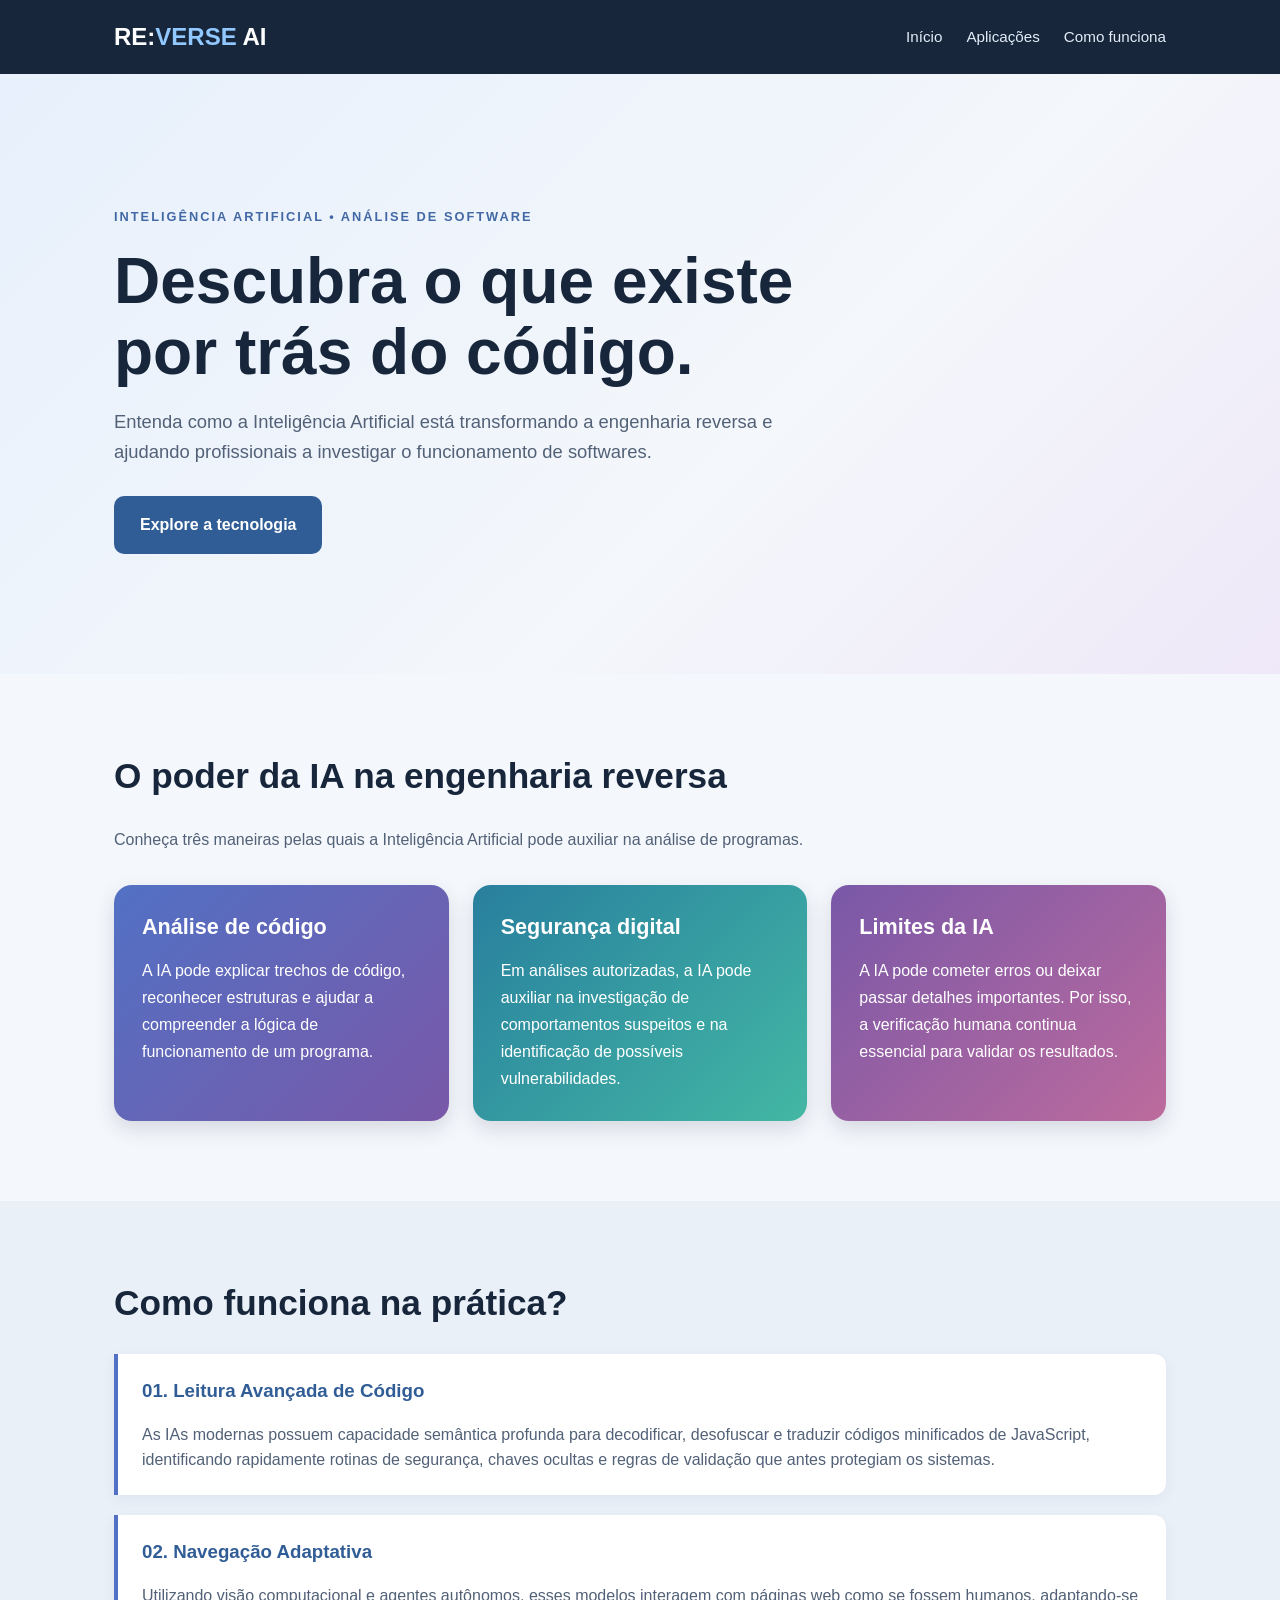
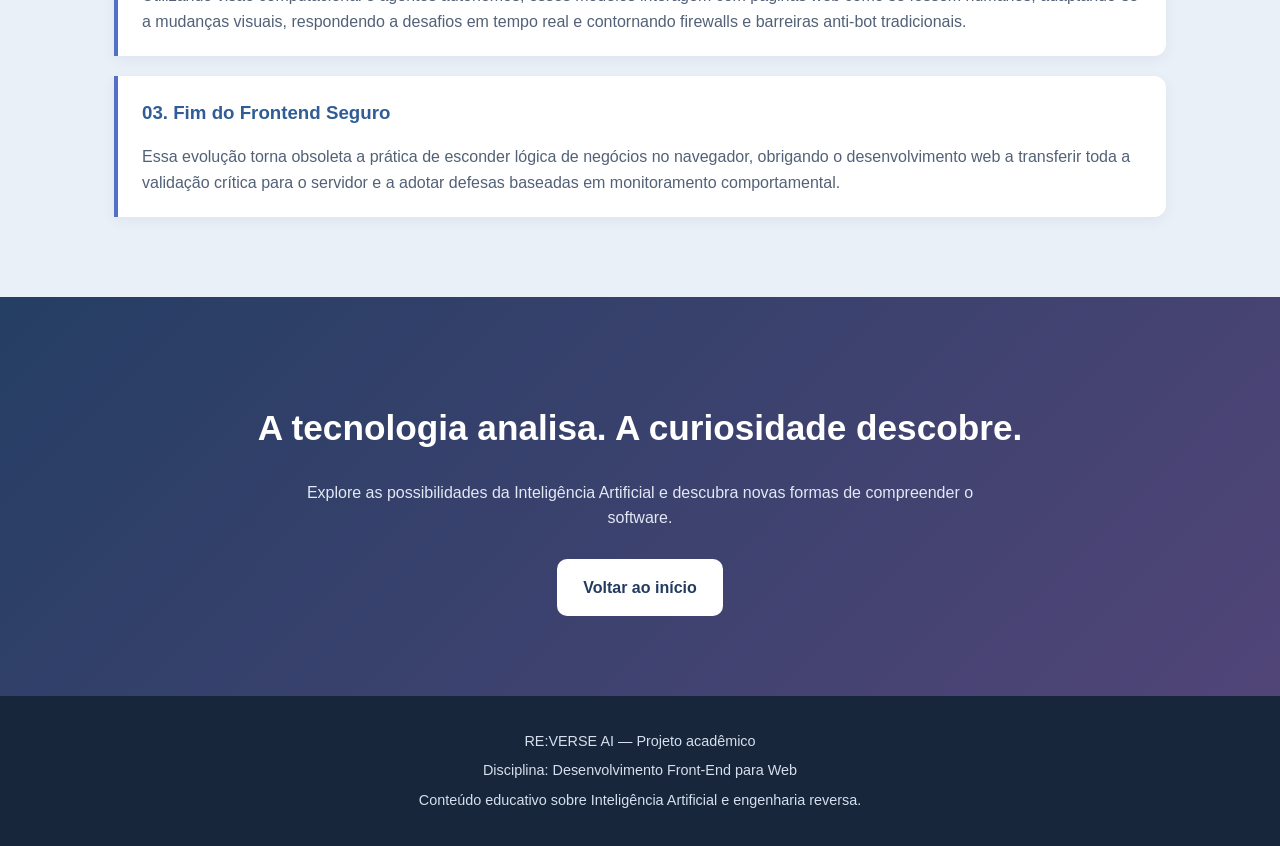
<file: Projeto2-InterfaceExpress/index.html>
<!DOCTYPE html>
<html lang="pt-BR">
<head>
    <meta charset="UTF-8">
    <meta name="viewport" content="width=device-width, initial-scale=1.0">
    <meta name="description" content="Descubra como a Inteligência Artificial pode auxiliar na engenharia reversa de softwares.">
    <title>RE:VERSE AI | Engenharia Reversa e IA</title>

    <link rel="stylesheet" href="css/estilo.css">
</head>
<body>

    <header class="cabecalho">
        <div class="container">
            <a href="#inicio" class="logo">RE:<span>VERSE</span> AI</a>

            <nav class="menu" aria-label="Menu principal">
                <a href="#inicio">Início</a>
                <a href="#destaques">Aplicações</a>
                <a href="#processo">Como funciona</a>
            </nav>
        </div>
    </header>

    <main>
        <section id="inicio" class="apresentacao">
            <div class="container">
                <p class="etiqueta">INTELIGÊNCIA ARTIFICIAL • ANÁLISE DE SOFTWARE</p>

                <h1>Descubra o que existe por trás do código.</h1>

                <p class="descricao">
                    Entenda como a Inteligência Artificial está transformando
                    a engenharia reversa e ajudando profissionais a investigar
                    o funcionamento de softwares.
                </p>

                <a href="#destaques" class="botao">
                    Explore a tecnologia
                </a>
            </div>
        </section>

        <section id="destaques" class="secao">
            <div class="container">
                <h2>O poder da IA na engenharia reversa</h2>

                <p class="introducao">
                    Conheça três maneiras pelas quais a Inteligência Artificial
                    pode auxiliar na análise de programas.
                </p>

                <div class="grade-cards">
                    <article class="card">
                        <h3>Análise de código</h3>
                        <p>
                            A IA pode explicar trechos de código, reconhecer
                            estruturas e ajudar a compreender a lógica de
                            funcionamento de um programa.
                        </p>
                    </article>

                    <article class="card">
                        <h3>Segurança digital</h3>
                        <p>
                            Em análises autorizadas, a IA pode auxiliar na
                            investigação de comportamentos suspeitos e na
                            identificação de possíveis vulnerabilidades.
                        </p>
                    </article>

                    <article class="card">
                        <h3>Limites da IA</h3>
                        <p>
                            A IA pode cometer erros ou deixar passar detalhes
                            importantes. Por isso, a verificação humana continua
                            essencial para validar os resultados.
                        </p>
                    </article>
                </div>
            </div>
        </section>

        <section id="processo" class="secao processo">
            <div class="container">
                <h2>Como funciona na prática?</h2>

                <div class="etapa">
                    <h3>01. Leitura Avançada de Código</h3>
                    <p>
                         As IAs modernas possuem capacidade semântica profunda para decodificar, desofuscar e traduzir códigos minificados de JavaScript, identificando rapidamente rotinas de segurança, chaves ocultas e regras de validação que antes protegiam os sistemas.
                    </p>
                </div>

                <div class="etapa">
                    <h3>02. Navegação Adaptativa</h3>
                    <p>
                         Utilizando visão computacional e agentes autônomos, esses modelos interagem com páginas web como se fossem humanos, adaptando-se a mudanças visuais, respondendo a desafios em tempo real e contornando firewalls e barreiras anti-bot tradicionais.
                    </p>
                </div>

                <div class="etapa">
                    <h3>03. Fim do Frontend Seguro</h3>
                    <p>
                         Essa evolução torna obsoleta a prática de esconder lógica de negócios no navegador, obrigando o desenvolvimento web a transferir toda a validação crítica para o servidor e a adotar defesas baseadas em monitoramento comportamental.
                    </p>
                </div>
            </div>
        </section>

        <section class="chamada">
            <div class="container">
                <h2>A tecnologia analisa. A curiosidade descobre.</h2>

                <p>
                    Explore as possibilidades da Inteligência Artificial
                    e descubra novas formas de compreender o software.
                </p>

                <a href="#inicio" class="botao botao-secundario">
                    Voltar ao início
                </a>
            </div>
        </section>
    </main>

    <footer class="rodape">
        <div class="container">
            <p>RE:VERSE AI — Projeto acadêmico</p>
            <p>Disciplina: Desenvolvimento Front-End para Web</p>
            <p>Conteúdo educativo sobre Inteligência Artificial e engenharia reversa.</p>
        </div>
    </footer>

</body>
</html>
</file>
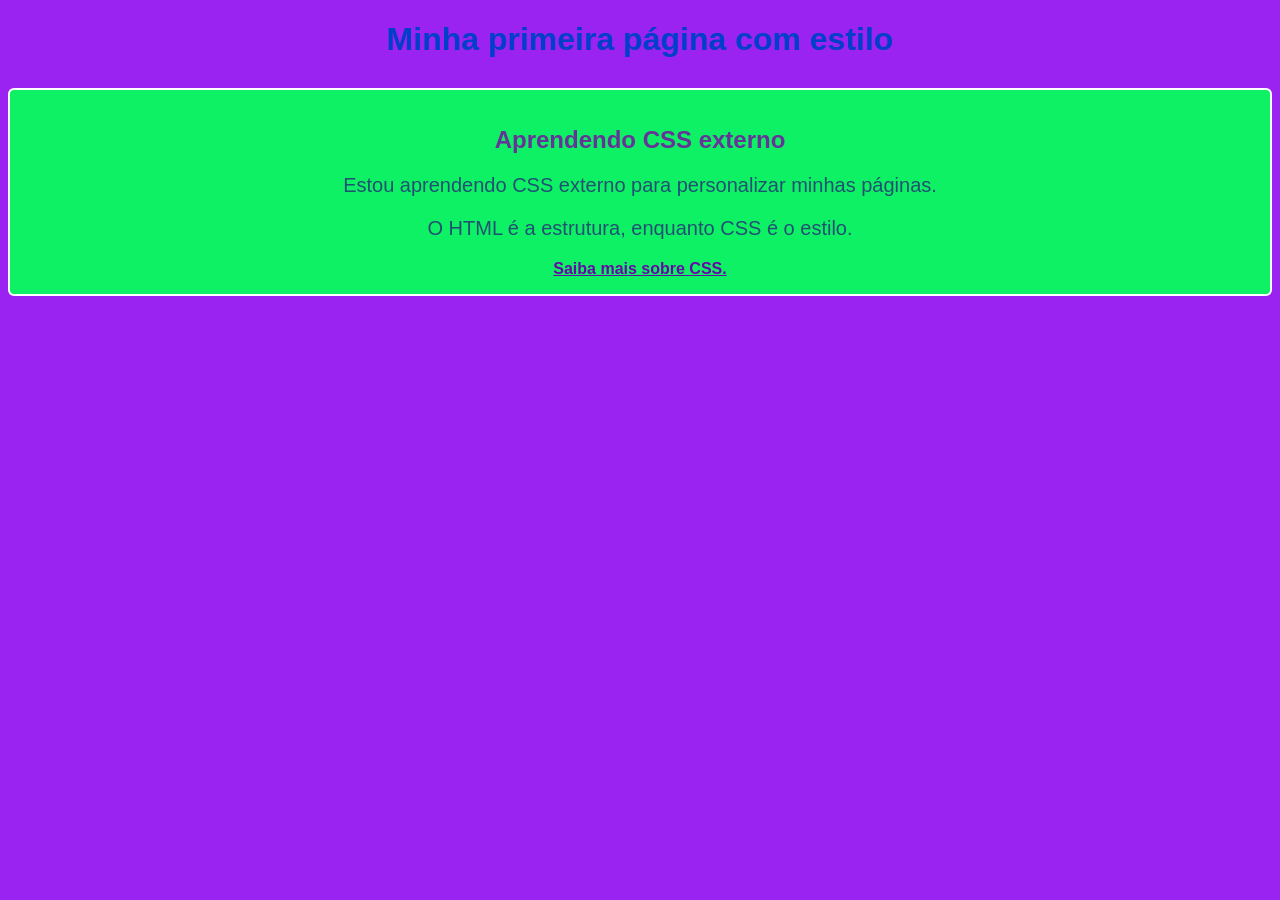
<file: aula06front-end/exemploaula01.html>
<!DOCTYPE html>
<html lang="en">
<head>
    <meta charset="UTF-8">
    <meta name="viewport" content="width=device-width, initial-scale=1.0">
    <title>Aprendendo css externo</title>
    <link rel = "stylesheet" href = "estilo.css"/>

</head>
<body>
    <main>
        <h1>Minha primeira página com estilo</h1>

        <section>
            <h2>Aprendendo CSS externo</h2>

            <p>
                Estou aprendendo CSS externo para personalizar minhas páginas.
            </p>
            <p>
                O HTML é a estrutura, enquanto CSS é o estilo.
            </p>

            <a
                Href = "https://web.dev/css"
                target="_blank"
                rel = "noopener"
            >
                Saiba mais sobre CSS.
            </a>

        </section>

    </main>
    
</body>
</html>
</file>
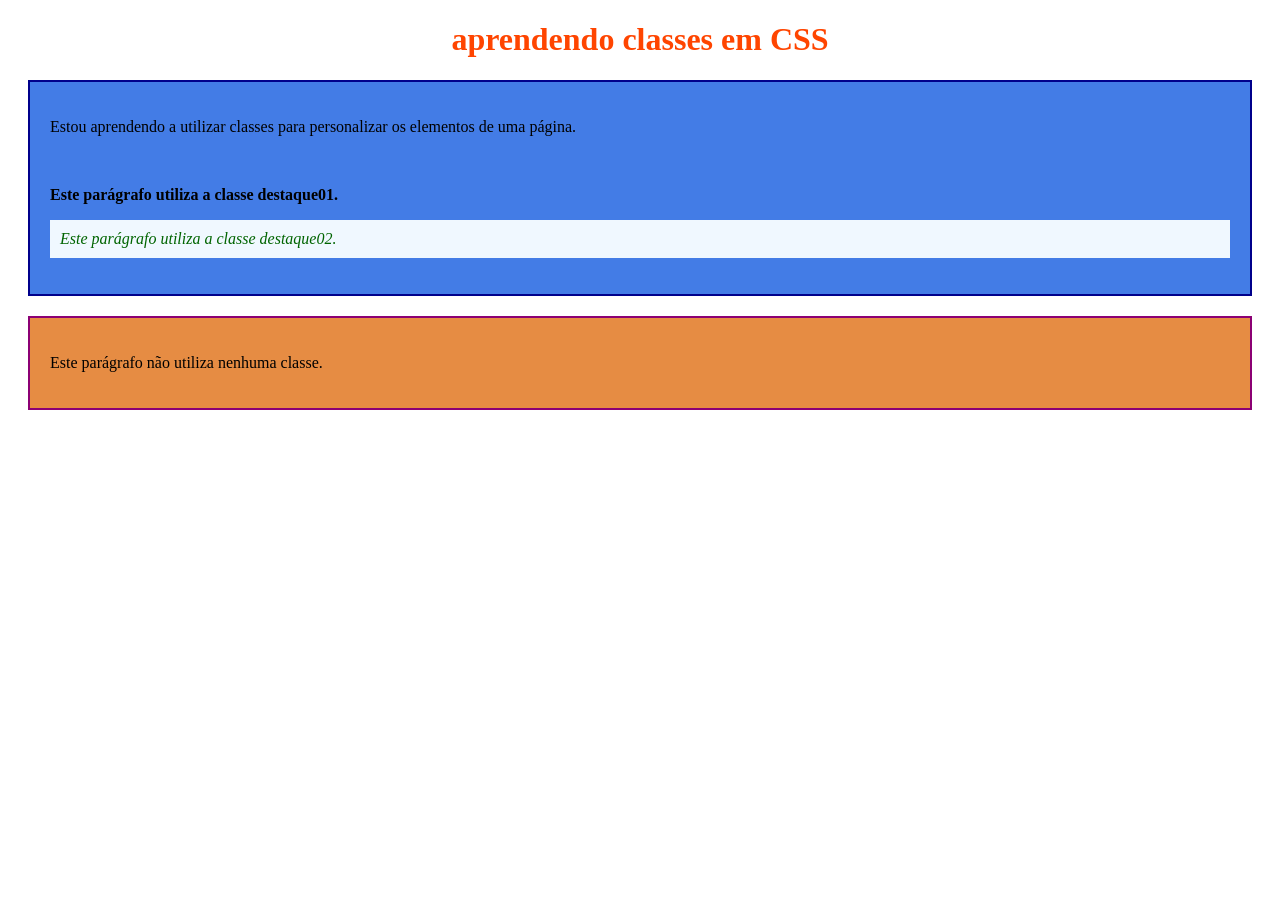
<file: aula06front-end/exemploaula02-cssinterno.html>
<!DOCTYPE html>
<html lang="en">
<head>
    <meta charset="UTF-8">
    <meta name="viewport" content="width=device-width, initial-scale=1.0">
    <title>exemplo de aula e css interno</title>
    <style>
        .titulo{
            color: orangered;
            text-align: center;
        }

        .caixa01{
            background-color: rgb(67, 124, 230);
            border: 2px solid darkblue;
            padding: 20px;
            margin: 20px;
        }

        .caixa02{
            background-color: rgb(230, 140, 67);
            border: 2px solid rgb(139, 0, 116);
            padding: 20px;
            margin: 20px;
        }

        .destaque01{
            color: black;
            font-weight: bold;
        }
        .destaque02{
            color: darkgreen;
            background-color: aliceblue;
            font-style: italic;
            padding: 10px;
        }
    </style>
</head>
<body>
    <h1 class="titulo">aprendendo classes em CSS</h1>
    <div class="caixa01">
        <p>
            Estou aprendendo a utilizar classes para personalizar os elementos de uma página. 
        </p>
        <br>
        <p class="destaque01">
            Este parágrafo utiliza a classe destaque01.
        </p>
        <p class="destaque02">
            Este parágrafo utiliza a classe destaque02.
        </p>
    </div>
    <div class="caixa02">
        <p>Este parágrafo não utiliza nenhuma classe.</p>
    </div>
</body>
</html>
</file>
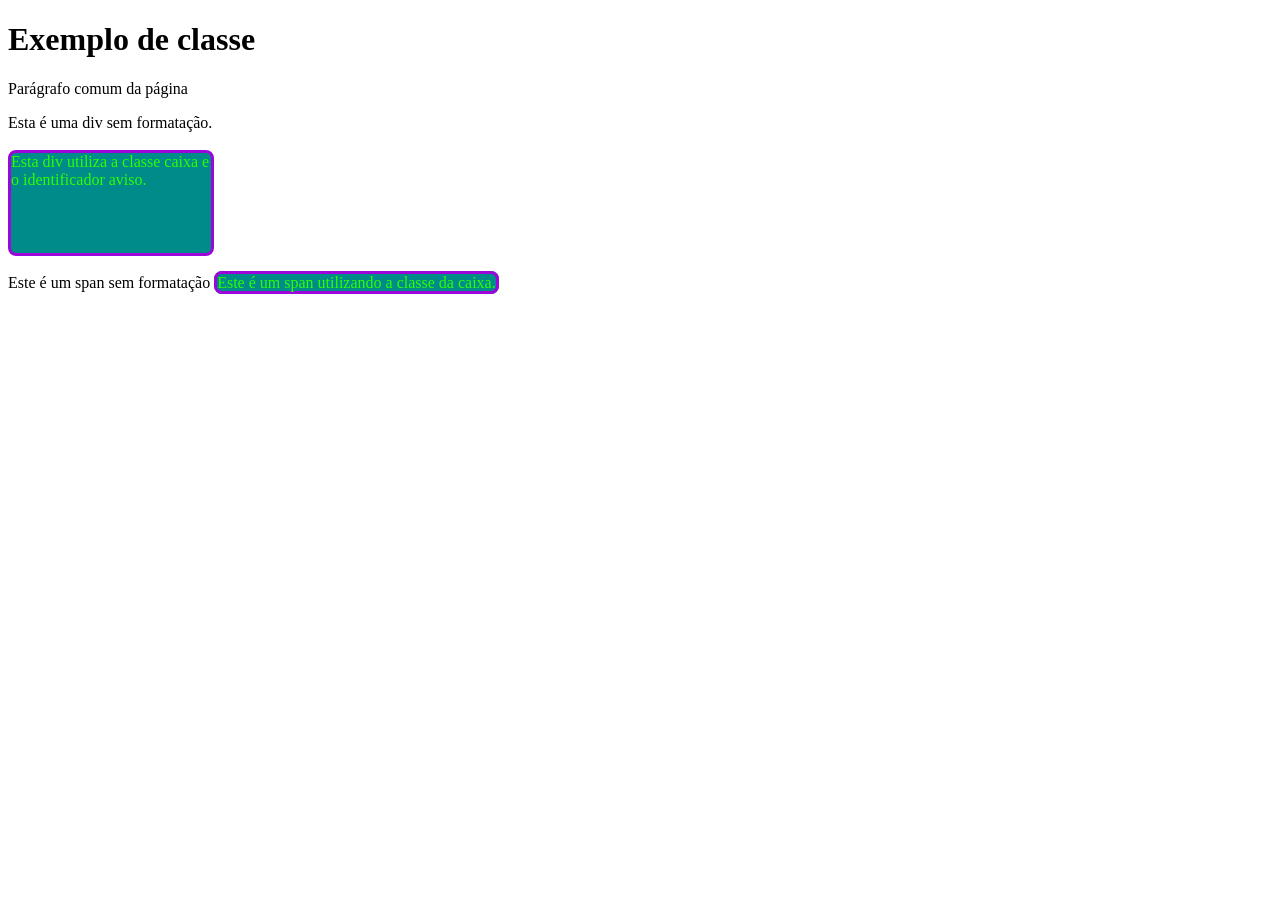
<file: Aula07.front.web/exemplo01.html>
<!DOCTYPE html>
<html lang="en">
<head>
    <meta charset="UTF-8">
    <meta name="viewport" content="width=device-width, initial-scale=1.0">
    <title>Exemplo de classe e id</title>

    <style>
        .caixa{
            border: 3px solid rgb(157, 6, 218);
            border-radius: 8px;
            background-color: darkcyan;
            color: rgb(43, 255, 0);
            padding? 10px;
        }

        #aviso{
            width: 200px;
            height: 100px;
        }

    </style>

</head>
<body>
    <h1>Exemplo de classe</h1>

    <p>
        Parágrafo comum da página
    </p>

    <div>Esta é uma div sem formatação.</div>

    <br>

    <div class="caixa" id="aviso">
        Esta div utiliza a classe caixa e o identificador aviso.
    </div>

    <br/>

    <span>Este é um span sem formatação</span>

    <span class="caixa">
        Este é um span utilizando a classe da caixa.
    </span>
</body>
</html>
</file>
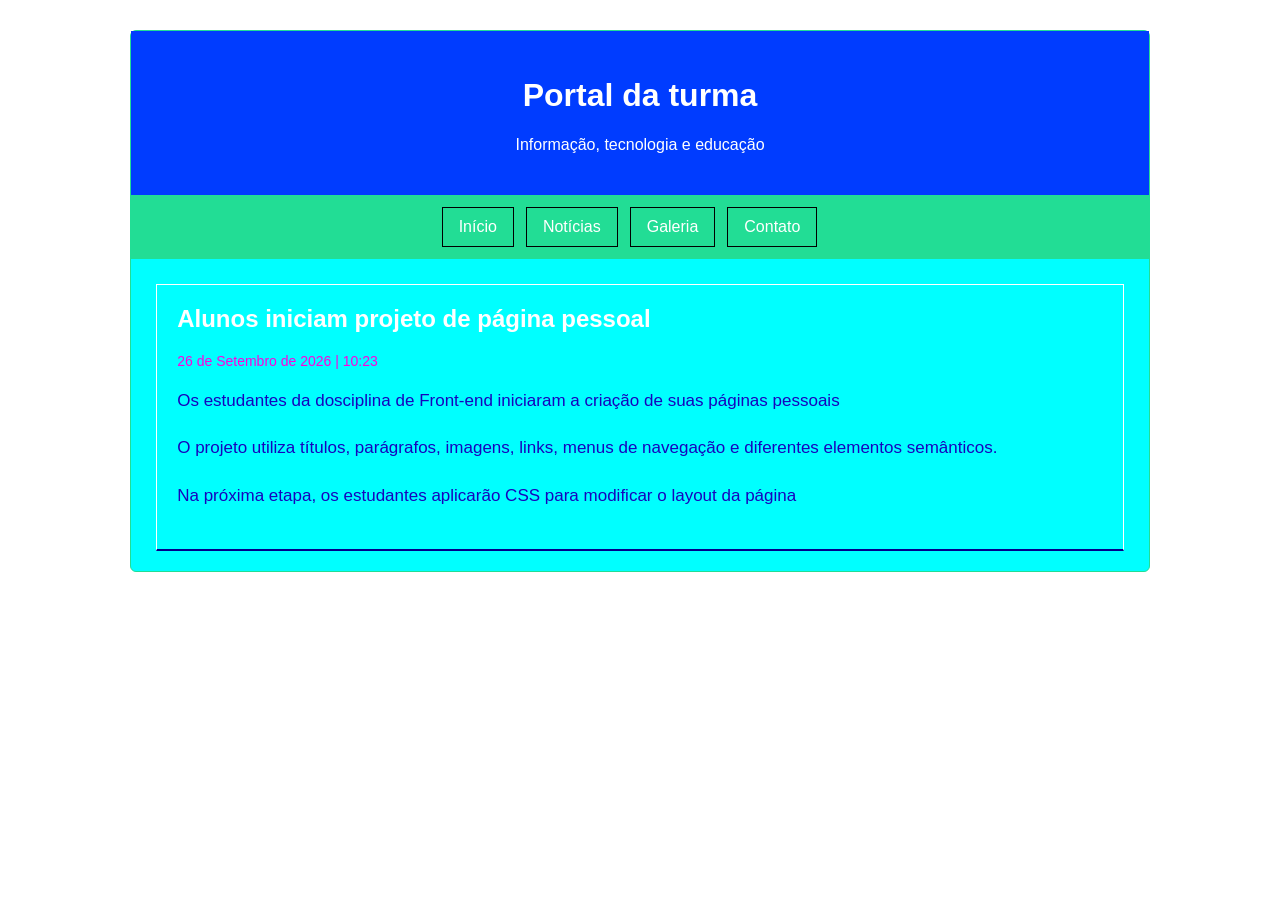
<file: Aula07.front.web/exemploaula02.html>
<!DOCTYPE html>
<html lang="en">
<head>
    <meta charset="UTF-8">
    <meta name="viewport" content="width=device-width, initial-scale=1.0">
    <title>Portal da turma</title>

    <style>
        body{
            margin: 4px;
            background-color: white;
            font-family: Arial, Helvetica, sans-serif;
        }

        #principal{
            width: 80%;
            margin: 30px auto;
            background-color:aqua;
            border: 1px solid rgb(34, 221, 149);
            border-radius: 6px;
        }

        #topo_geral{
            background-color: rgb(0, 60, 255);
            color: rgb(255, 255, 255);
            padding: 25px;
            text-align: center;
        }

        #topo geral h1{
            margin: 0;
        }

        nav{
            background-color: rgb(34, 221, 149);
            padding: 12px 30px 12px 9px;
        }

        nav ul{
            display: flex;
            justify-content: center;
            gap: 12px;
            margin: 0px;
            padding: 0px;
            list-style: none;
        }

        nav a {
            display: block;
            color: white;
            padding: 10px 16px;
            border: 1px solid black;
            text-decoration-line: none;
        }

        nav a:houver{
            background-color: bisque;
            color: red;
        }

        article{
            margin: 25px;
            padding: 20px;
            border: 1px solid white;
        }

        #topo_artigo{
            border-bottom:2px solid darkblue;
            margin-bottom: 20px;
        }

        #topo_artigo h2{
            color:rgb(255, 255, 255);
            margin-top: 0px;
        }

        article p{
            color:rgb(23, 4, 189);
            font-size: 17px;
            line-height: 1.8;
        }

        .data{
            display:block;
            color:rgb(255, 0, 221);
            font-size: 14px;
            margin-bottom:14px;
        }

    </style>

</head>
<body>
<div id="principal">
    <header id="topo_geral">
        <h1>Portal da turma</h1>

        <p>
            Informação, tecnologia e educação
        </p>
    </header>

    <nav>
        <ul>
            <li><a href="google.com">Início</a></li>
            <li><a href="google.com">Notícias</a></li>
            <li><a href="google.com">Galeria</a></li>
            <li><a href="google.com">Contato</a></li>
        </ul>
    </nav>

    <main>
        <article id="topo_artigo">
            <header>
                <h2>Alunos iniciam projeto de página pessoal</h2>

                <span class="data">26 de Setembro de 2026 | 10:23</span>
            </header>

            <p>
                Os estudantes da dosciplina de Front-end iniciaram a criação de suas páginas pessoais
            </p>

            <p>
                O projeto utiliza títulos, parágrafos, imagens, links, menus de navegação e diferentes elementos semânticos. 
            </p>

            <p>
                Na próxima etapa, os estudantes aplicarão CSS para modificar o layout da página
            </p>
        </article>
    </main>
</div>
</body>
</html>
</file>
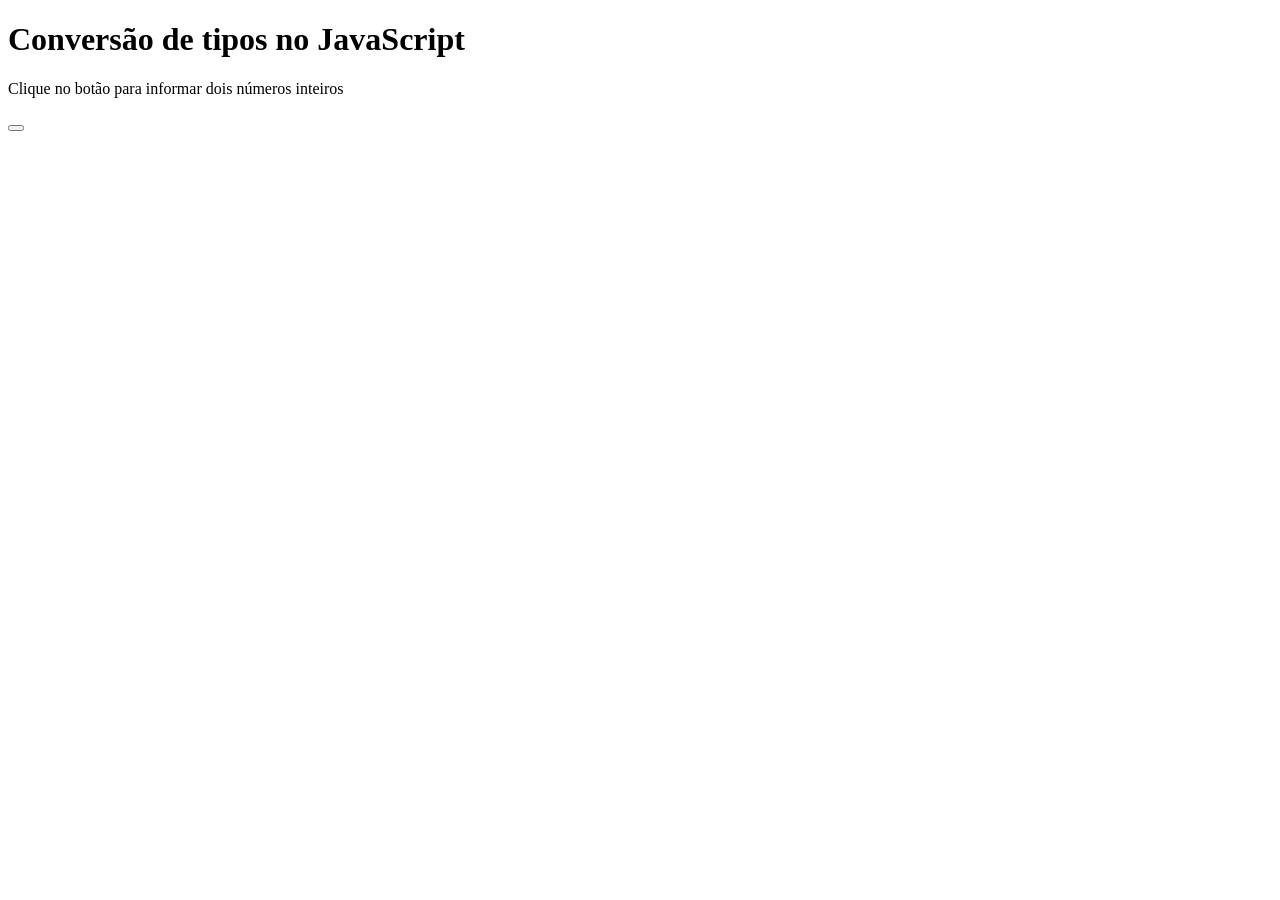
<file: aula10front-end/exemplodeaula01-parse.html>
<!DOCTYPE html>
<html lang="en">
<head>
    <meta charset="UTF-8">
    <meta name="viewport" content="width=device-width, initial-scale=1.0">
    <title>Conversão de tipos no JavaScript</title>
</head>
<body>
    <h1>Conversão de tipos no JavaScript</h1>

    <p>Clique no botão para informar dois números inteiros</p>


    <button type="button" id= "botao-calcular">

    </button>

    <script>
        "use strict";

        const botao_calcular = document.getElementById ("botao-calcular");

        botao_calcular .addEventListener("click", function(){

            let a;

            let auxiliar = prompt("Digite o valor de a:");

            a = parseInt (auxiliar, 10);

            let b = parseInt(prompt("Digite o valor de B:"),10);

            alert (`${a}+${b}= ${a+b}`);

        });

    </script>
</body>
</html>
</file>
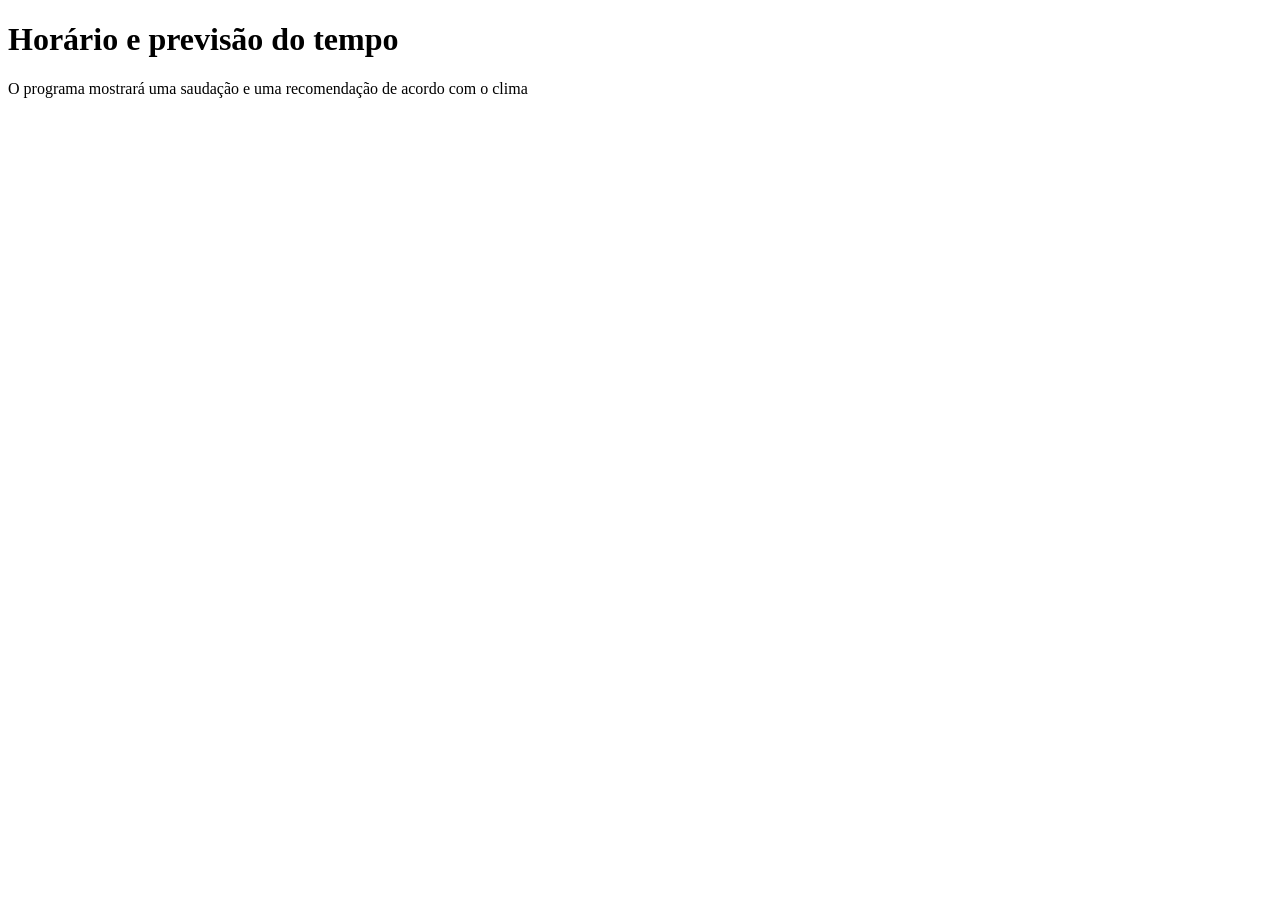
<file: aula10front-end/exemplodeaula02-if.html>
<!DOCTYPE html>
<html lang="en">
<head>
    <meta charset="UTF-8">
    <meta name="viewport" content="width=device-width, initial-scale=1.0">
    <title>Horário e previsão do tempo</title>
</head>
<body>
    <h1>Horário e previsão do tempo</h1>
    
    <p>
        O programa mostrará uma saudação e uma recomendação de acordo com o clima
    </p>

    <script>
        const dataHora = new Date();
        const hora = dataHora.getHours();

        let previsaoTempo = prompt("Como está o tempo? "+
        "digite chuvoso ou ensolarado?");
    
        previsaoTempo = previsaoTempo.toLowerCase().trim();

        if (hora<12){
            alert("Bom dia! Se alimente de esperança hoje.");
            if(previsaoTempo === "ensolarado"){
                alert("Use protetor solar e carregue uma sombrinha!");
            }
            else{
                alert("O dia está chuvoso, não esqueça o guarda-chuva e tenha cuidado com pista molhada!");
            }
        }
        else if (hora<18){
            alert("Boa tarde! O sol sempre irá brilhar em um novo amanhã.");
            if(previsaoTempo === "ensolarado"){
                alert("Use protetor solar e carregue uma sombrinha!");
            }
            else{
                alert("O dia está chuvoso, não esqueça o guarda-chuva e tenha cuidado com pista molhada!");
            }
        }
        else{
            alert("Boa noite! A escuridão domina agora, mas o sol sempre ressurgirá.");
            if(previsaoTempo === "ensolarado"){
                alert("Use protetor solar e carregue uma sombrinha!");
            }
            else{
                alert("O dia está chuvoso, não esqueça o guarda-chuva e tenha cuidado com pista molhada!");
            }
        }
    </script>
</body>
</html>
</file>
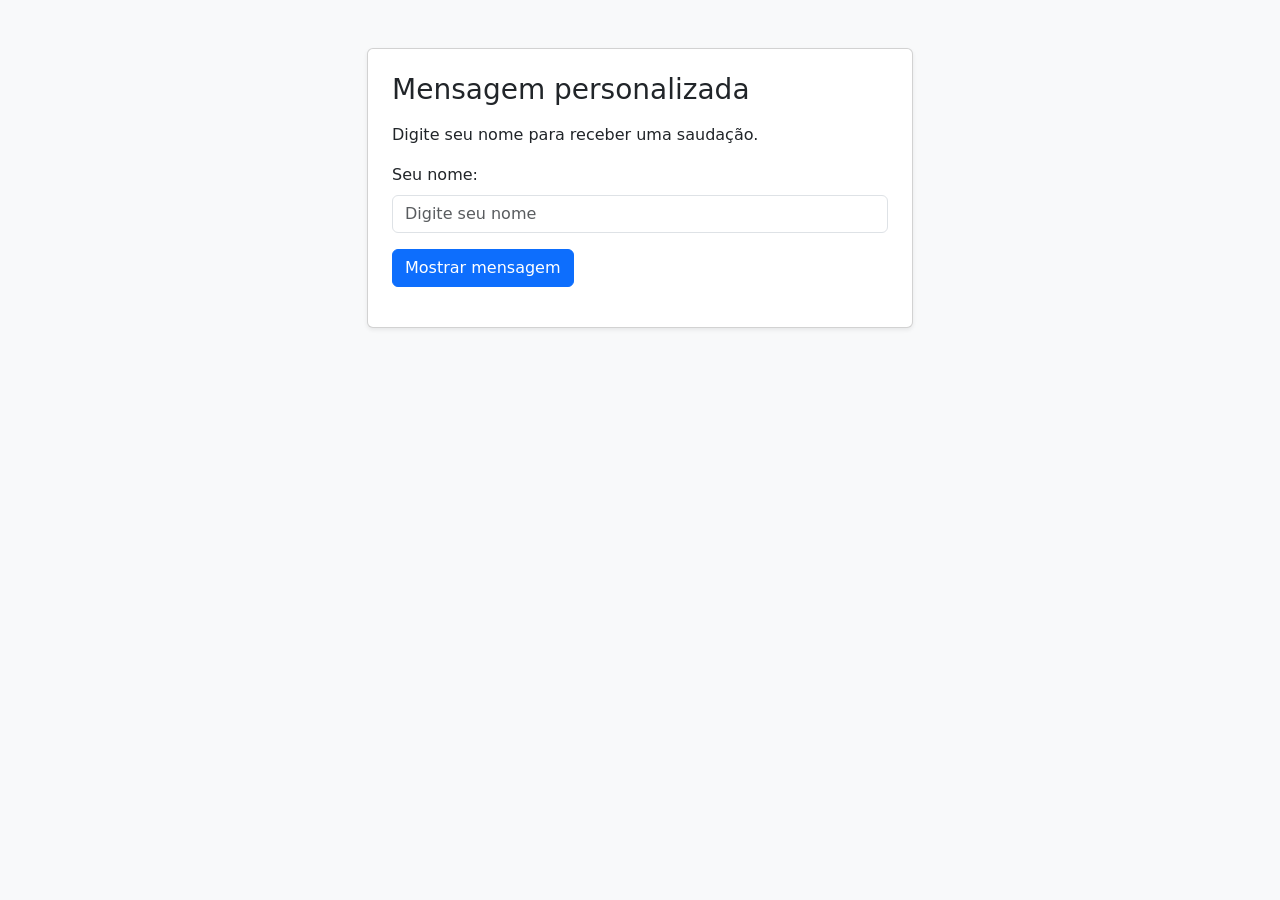
<file: aula12front-end/exemplo-de-aula02-msgp.html>
<!doctype html>
<html lang="pt-BR">
  <head>
    <meta charset="UTF-8" />

    <meta name="viewport" content="width=device-width, initial-scale=1.0" />

    <title>Mensagem personalizada</title>

    <link
      href="https://cdn.jsdelivr.net/npm/bootstrap@5.3.8/dist/css/bootstrap.min.css"
      rel="stylesheet"
    />

    <script src="script.js" defer></script>
  </head>

  <body class="bg-light">
    <main class="container py-5">
      <!-- Centraliza a coluna na linha -->
      <div class="row justify-content-center">
        <!-- Toda a largura em telas pequenas e metade nas maiores -->
        <div class="col-12 col-md-6">
          <section class="card shadow-sm">
            <div class="card-body p-4">
              <h1 class="h3 mb-3">Mensagem personalizada</h1>

              <p>Digite seu nome para receber uma saudação.</p>

              <!-- O JavaScript acompanhará o envio deste formulário -->
              <form id="formulario">
                <div class="mb-3">
                  <label for="nome" class="form-label"> Seu nome: </label>

                  <input
                    type="text"
                    id="nome"
                    name="nome"
                    class="form-control"
                    placeholder="Digite seu nome"
                    autocomplete="given-name"
                  />
                </div>

                <button type="submit" class="btn btn-primary">
                  Mostrar mensagem
                </button>
              </form>

              <!-- Área que receberá a mensagem do JavaScript -->
              <p id="mensagem" class="mt-3 mb-0" aria-live="polite"></p>
            </div>
          </section>
        </div>
      </div>
    </main>
  </body>
</html>
</file>
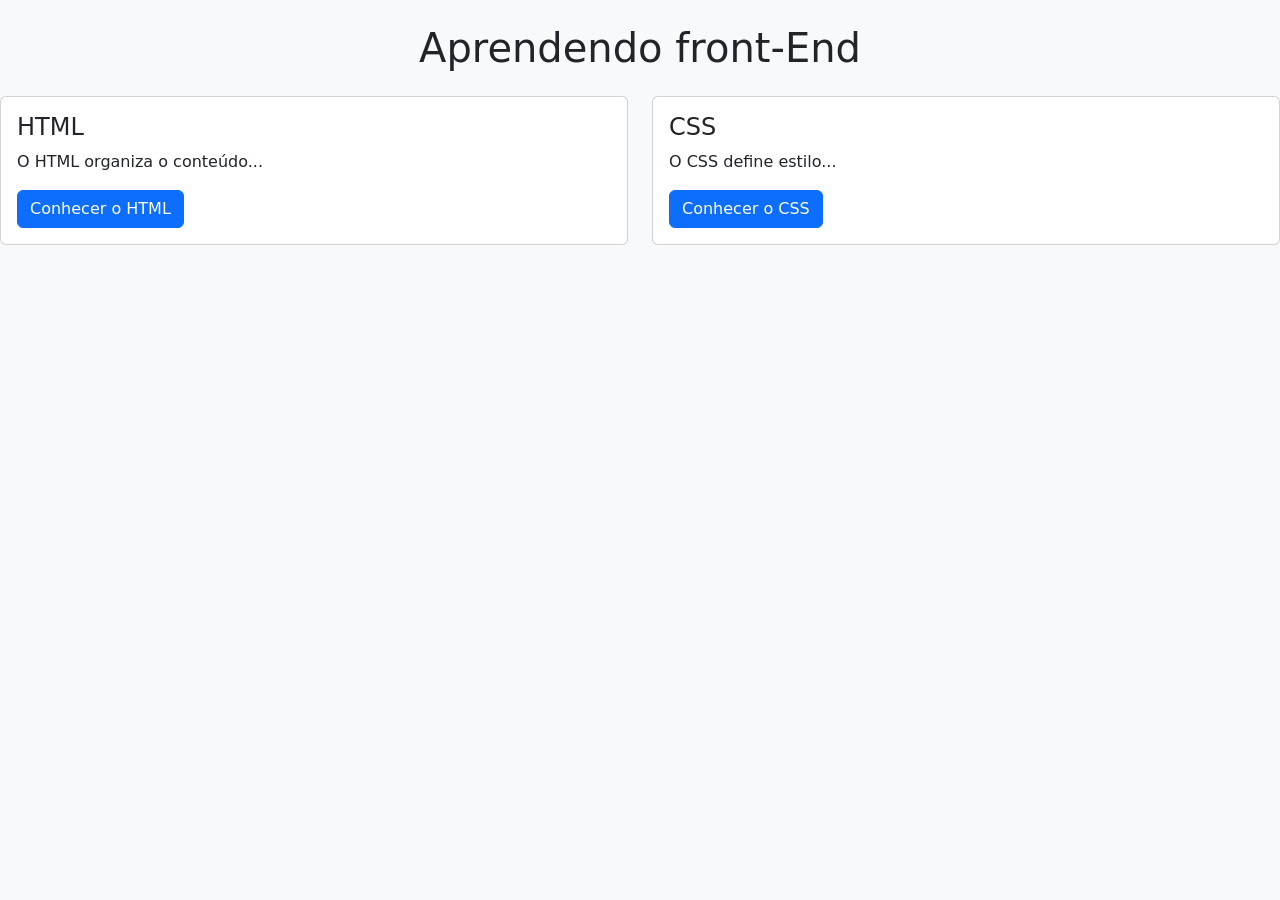
<file: aula12front-end/exemploaula01-orgcard.html>
<!DOCTYPE html>
<html lang="en">
<head>
    <meta charset="UTF-8">
    <meta name="viewport" content="width=device-width, initial-scale=1.0">
    <title>Organizando os Cards</title>

    <link rel="stylesheet"
href="https://cdn.jsdelivr.net/npm/bootstrap@5.3.8/dist/css/bootstrap.min.css">

</head>
<body class="bg-light" >
    <main class="conteiner py-4" >
        <h1 class="text-center mb-4" >Aprendendo front-End</h1>
        <div class="row g-4" >
            <div class="col-12 col-md-6" >
                <article class="card h-100" >
                    <div class="card-body" >
                        <h2 class="card-title h4" >HTML</h2>
                        <p class="card-text">
                            O HTML organiza o conteúdo...
                        </p>
                        <a class="btn btn-primary"
                            href="https://www.w3schools.com/html/"
                        >Conhecer o HTML</a>
                    </div>
                </article>
            </div>
            <div class="col-12 col-md-6" >
                <article class="card h-100" >
                    <div class="card-body" >
                        <h2 class="card-title h4" >CSS</h2>
                        <p class="card-text" >
                            O CSS define estilo...
                        </p>
                        <a class="btn btn-primary"
                            href="https://www.w3schools.com/css/"
                        >Conhecer o CSS</a>
                    </div>
                </article>
            </div>



        </div>




    </main>
</body>
</html>
</file>
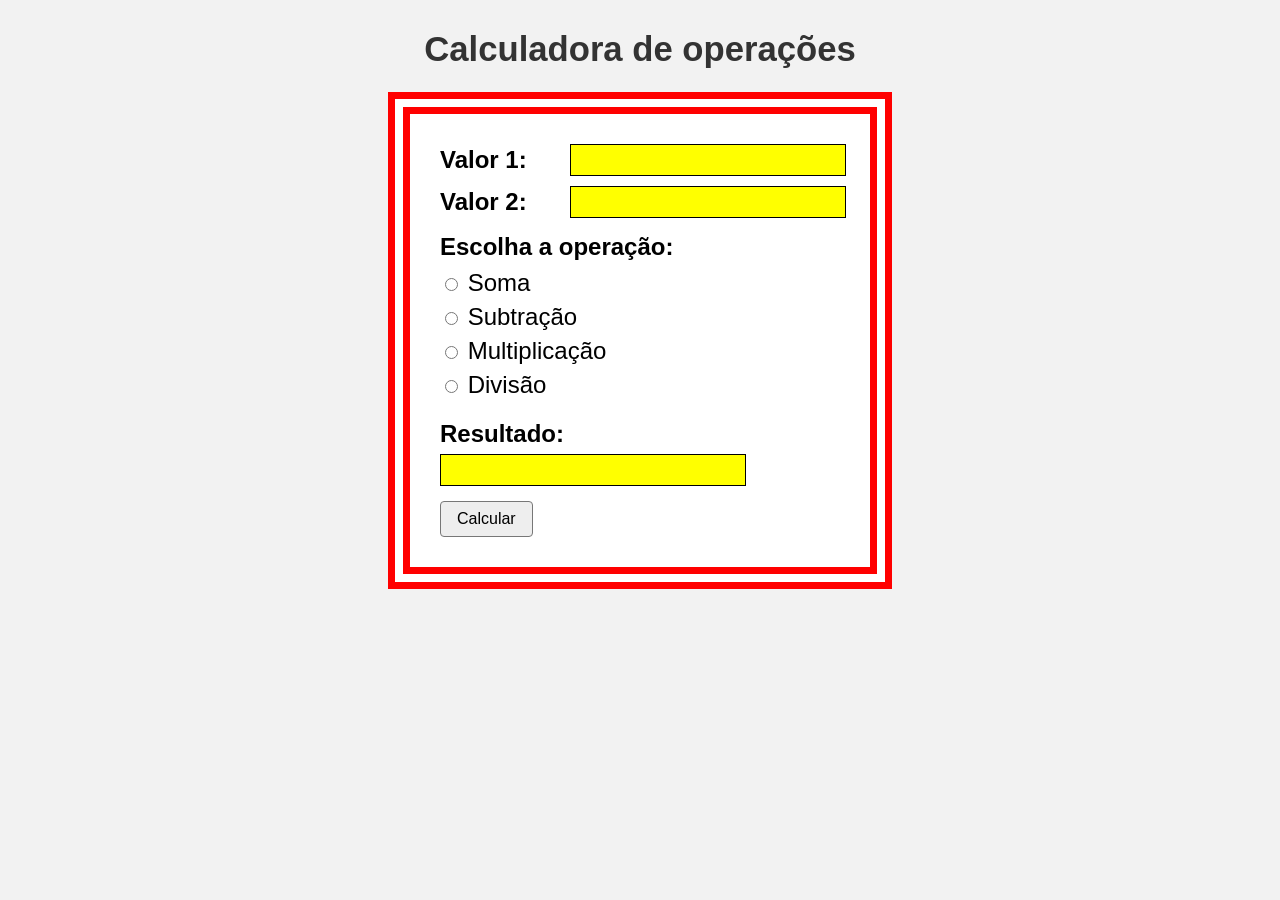
<file: aula9front-end/exemplo-de-aula02-calc copy.html>
<!doctype html>

<html lang="pt-BR">
  <head>
    <meta charset="UTF-8" />

    <meta name="viewport" content="width=device-width, initial-scale=1.0" />

    <title>Calculadora de operações</title>

    <link rel="stylesheet" href="estilo.css" />

    <script src="script.js" defer></script>
  </head>

  <body>
    <main>
      <h1>Calculadora de operações</h1>

      <form id="formulario-calculadora">
        <div class="campo">
          <label for="valor1">Valor 1:</label>

          <input type="number" id="valor1" name="valor1" step="any" />
        </div>

        <div class="campo">
          <label for="valor2">Valor 2:</label>

          <input type="number" id="valor2" name="valor2" step="any" />
        </div>

        <p class="titulo-opcoes">Escolha a operação:</p>

        <div class="opcoes">
          <label for="soma">
            <input type="radio" id="soma" name="operacao" value="soma" />

            Soma
          </label>

          <label for="subtracao">
            <input
              type="radio"
              id="subtracao"
              name="operacao"
              value="subtracao"
            />

            Subtração
          </label>

          <label for="multiplicacao">
            <input
              type="radio"
              id="multiplicacao"
              name="operacao"
              value="multiplicacao"
            />

            Multiplicação
          </label>

          <label for="divisao">
            <input type="radio" id="divisao" name="operacao" value="divisao" />

            Divisão
          </label>
        </div>

        <div class="resultado">
          <label for="campo-resultado">Resultado:</label>

          <input type="text" id="campo-resultado" name="resultado" readonly />
        </div>

        <button type="button" id="botao-calcular">Calcular</button>
      </form>
    </main>
  </body>
</html>
</file>
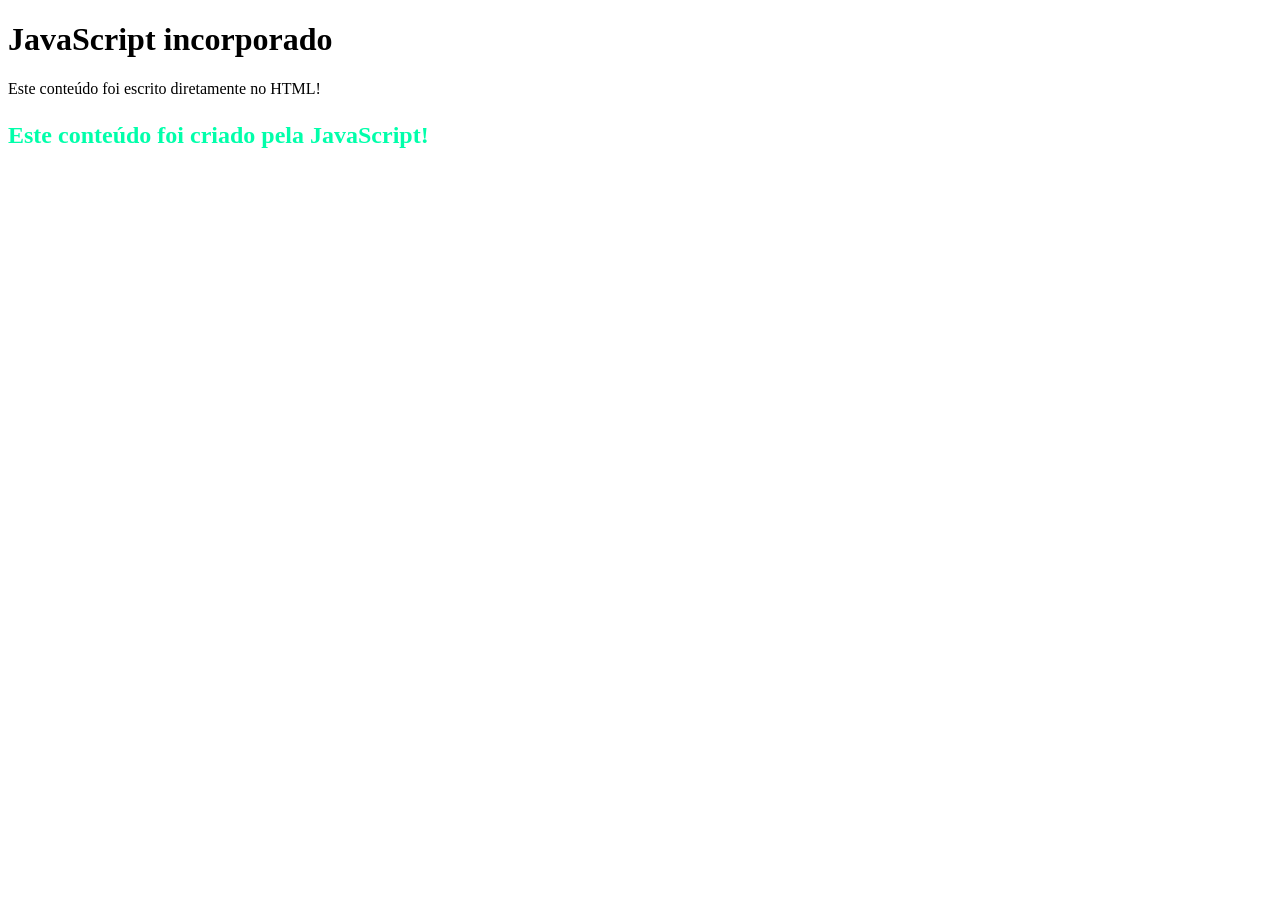
<file: aula9front-end/exemploaula01.html>
<!DOCTYPE html>
<html lang="en">
<head>
    <meta charset="UTF-8">
    <meta name="viewport" content="width=device-width, initial-scale=1.0">
    <title>JavaScript no head e no body</title>
</head>

<style>
    .destaque{
        color:rgb(0, 255, 170);
        font-size: 24px;
        font-weight: bold;
    }
</style>

<script>
    alert("O JavaScript do cabeçalho foi executado!");
</script>
<body>
    <h1>JavaScript incorporado</h1>

    <p>Este conteúdo foi escrito diretamente no HTML!</p>

    <script>
        document.write(
            '<p class="destaque">Este conteúdo foi criado pela JavaScript!</p>',
        );
    </script>
</body>
</html>
</file>
<file: Projeto2-InterfaceExpress/css/estilo.css>
/* ========================================
   1. CONFIGURAÇÕES GERAIS
======================================== */

*,
*::before,
*::after {
    box-sizing: border-box;
}

html {
    scroll-behavior: smooth;
}

body {
    margin: 0;
    font-family: Arial, sans-serif;
    background-color: #f4f7fb;
    color: #243247;
    line-height: 1.6;
}

.container {
    width: 100%;
    max-width: 1100px;
    margin-inline: auto;
    padding-inline: 24px;
}

section {
    scroll-margin-top: 90px;
}

h1,
h2,
h3,
p {
    overflow-wrap: break-word;
}

h2 {
    font-size: clamp(1.6rem, 3vw, 2.2rem);
    line-height: 1.25;
}


/* ========================================
   2. CABEÇALHO E MENU
======================================== */

.cabecalho {
    background-color: #17263b;
    color: #ffffff;
    padding: 18px 0;
}

.cabecalho .container {
    display: flex;
    align-items: center;
    justify-content: space-between;
    gap: 24px;
}

.logo {
    color: #ffffff;
    font-size: 1.5rem;
    font-weight: bold;
    text-decoration: none;
    white-space: nowrap;
}

.logo span {
    color: #91c8ff;
}

.menu {
    display: flex;
    align-items: center;
    justify-content: flex-end;
    flex-wrap: wrap;
    gap: 24px;
}

.menu a {
    color: #e3ecf8;
    text-decoration: none;
    font-size: 0.95rem;
    transition: color 0.3s ease;
}

.menu a:hover {
    color: #91c8ff;
}


/* ========================================
   3. FOCO VISÍVEL PARA TECLADO
======================================== */

a:focus-visible {
    outline: 3px solid #f3bd65;
    outline-offset: 5px;
    border-radius: 4px;
}


/* ========================================
   4. APRESENTAÇÃO PRINCIPAL
======================================== */

.apresentacao {
    padding: clamp(64px, 10vw, 120px) 0;
    background: linear-gradient(
        135deg,
        #e7f0fc,
        #f4f7fb 60%,
        #eee8f8
    );
}

.etiqueta {
    color: #4269a5;
    font-size: 0.8rem;
    font-weight: bold;
    letter-spacing: 2px;
}

.apresentacao h1 {
    max-width: 800px;
    margin: 18px 0;
    color: #17263b;
    font-size: clamp(2.2rem, 5vw, 4rem);
    line-height: 1.12;
}

.descricao {
    max-width: 680px;
    margin-bottom: 30px;
    color: #526177;
    font-size: clamp(1rem, 2vw, 1.15rem);
}


/* ========================================
   5. BOTÕES
======================================== */

.botao {
    display: inline-block;
    max-width: 100%;
    padding: 14px 24px;
    border: 2px solid transparent;
    border-radius: 10px;
    background-color: #315d96;
    color: #ffffff;
    text-align: center;
    text-decoration: none;
    font-weight: bold;
    overflow-wrap: break-word;
    transition:
        background-color 0.3s ease,
        transform 0.3s ease;
}

.botao:hover {
    background-color: #244774;
    transform: translateY(-3px);
}


/* ========================================
   6. SEÇÕES DE CONTEÚDO
======================================== */

.secao {
    padding: clamp(48px, 7vw, 80px) 0;
}

.secao h2 {
    margin-top: 0;
    color: #17263b;
}

.introducao {
    max-width: 700px;
    margin-bottom: 32px;
    color: #526177;
}


/* ========================================
   7. GRADE RESPONSIVA DOS CARDS
======================================== */

.grade-cards {
    display: grid;
    grid-template-columns: repeat(3, minmax(0, 1fr));
    align-items: stretch;
    gap: 24px;
    width: 100%;
    margin-top: 32px;
}


/* ========================================
   8. ESTILO DOS CARDS
======================================== */

.card {
    min-width: 0;
    height: 100%;
    padding: 28px;
    border-radius: 18px;
    color: #ffffff;

    /* Gradiente padrão: azul para roxo */
    background: linear-gradient(
        135deg,
        #5271c4,
        #7958a8
    );

    box-shadow: 0 8px 20px rgba(38, 48, 80, 0.15);

    overflow-wrap: break-word;

    transition:
        transform 0.3s ease,
        box-shadow 0.3s ease;
}

/* Segundo card: azul-petróleo para verde-água */

.card:nth-child(2) {
    background: linear-gradient(
        135deg,
        #287f9e,
        #43b7a4
    );
}

/* Terceiro card: roxo para rosa */

.card:nth-child(3) {
    background: linear-gradient(
        135deg,
        #7958a8,
        #bd6b9d
    );
}

.card h3 {
    margin-top: 0;
    margin-bottom: 14px;
    font-size: 1.35rem;
    line-height: 1.3;
}

.card p {
    margin-bottom: 0;
    line-height: 1.7;
}

/* Elevação do card ao passar o mouse */

.card:hover {
    transform: translateY(-5px);
    box-shadow: 0 16px 30px rgba(38, 48, 80, 0.25);
}


/* ========================================
   9. SEÇÃO "COMO FUNCIONA"
======================================== */

.processo {
    background-color: #eaf0f8;
}

.etapa {
    margin-top: 20px;
    padding: 22px 24px;
    border-left: 4px solid #5271c4;
    border-radius: 0 12px 12px 0;
    background-color: #ffffff;
    box-shadow: 0 4px 14px rgba(38, 48, 80, 0.06);
}

.etapa h3 {
    margin-top: 0;
    margin-bottom: 8px;
    color: #315d96;
}

.etapa p {
    margin-bottom: 0;
    color: #526177;
}


/* ========================================
   10. CHAMADA PARA AÇÃO
======================================== */

.chamada {
    padding: clamp(48px, 7vw, 80px) 0;
    background: linear-gradient(
        135deg,
        #253e64,
        #514578
    );
    color: #ffffff;
    text-align: center;
}

.chamada h2 {
    color: #ffffff;
}

.chamada p {
    max-width: 680px;
    margin: 0 auto 28px;
    color: #e2e8f4;
}

.botao-secundario {
    background-color: #ffffff;
    color: #243b60;
}

.botao-secundario:hover {
    background-color: #dce9fa;
}


/* ========================================
   11. RODAPÉ
======================================== */

.rodape {
    padding: 28px 0;
    background-color: #17263b;
    color: #d5dfed;
    text-align: center;
}

.rodape p {
    margin: 6px 0;
    font-size: 0.9rem;
}


/* ========================================
   12. TABLETS E TELAS INTERMEDIÁRIAS
======================================== */

@media (max-width: 900px) {

    .cabecalho .container {
        flex-direction: column;
        gap: 16px;
    }

    .menu {
        justify-content: center;
        gap: 16px 24px;
    }

    .grade-cards {
        grid-template-columns: repeat(2, minmax(0, 1fr));
        gap: 18px;
    }

    .card {
        padding: 24px;
    }
}


/* ========================================
   13. CELULARES
======================================== */

@media (max-width: 600px) {

    .container {
        padding-inline: 16px;
    }

    .cabecalho {
        padding: 16px 0;
    }

    .logo {
        font-size: 1.35rem;
    }

    .menu {
        width: 100%;
        gap: 12px 18px;
    }

    .menu a {
        font-size: 0.9rem;
    }

    .grade-cards {
        grid-template-columns: minmax(0, 1fr);
        gap: 16px;
    }

    .card {
        padding: 22px;
    }

    .card h3 {
        font-size: 1.2rem;
    }

    .card:hover {
        transform: translateY(-3px);
    }

    .etapa {
        padding: 18px;
    }

    .botao {
        padding: 12px 18px;
    }
}


/* ========================================
   14. DISPOSITIVOS COM MOVIMENTO REDUZIDO
======================================== */

@media (prefers-reduced-motion: reduce) {

    html {
        scroll-behavior: auto;
    }

    *,
    *::before,
    *::after {
        transition-duration: 0.01ms !important;
        animation-duration: 0.01ms !important;
        animation-iteration-count: 1 !important;
    }
}
</file>
<file: aula06front-end/estilo.css>
body {
    font-family: Arial, Helvetica, sans-serif;
    background-color: rgb(155, 35, 241);
    text-align: center;
}

h1 {
    color:rgb(0, 63, 199);
}

section {
    background-color:rgb(14, 241, 101);
    border: 2px solid white;
    border-radius: 6px;
    padding: 16px;
    margin: 30px auto;
    max-width: 500px/
}

h2 {
    color: rebeccapurple;
}

p {
    font-size: 20px;
    color:rgb(33, 81, 114)
}

a {
    color:rgb(104, 7, 168);
    font-weight: bold;
}
</file>
<file: aula9front-end/estilo.css>
body {
  margin: 0;
  padding: 30px;

  background-color: #f2f2f2;

  font-family: Verdana, sans-serif;
  font-size: 18pt;
}

main {
  max-width: 600px;
  margin: 0 auto;
}

h1 {
  margin-top: 0;

  color: #333333;

  font-size: 26pt;
  text-align: center;
}

form {
  width: 400px;
  margin: 0 auto;
  padding: 30px;

  border: 22px double red;

  background-color: white;
}

.campo {
  display: grid;
  grid-template-columns: 120px 1fr;

  align-items: center;

  gap: 10px;

  margin-bottom: 10px;
}

.campo label {
  font-weight: bold;
}

.campo input {
  width: 100%;

  border: 1px solid black;

  background-color: yellow;

  font-family: Verdana, sans-serif;
  font-size: 18pt;
}

.titulo-opcoes {
  margin: 15px 0 8px;

  font-weight: bold;
}

.opcoes {
  display: flex;
  flex-direction: column;

  margin-bottom: 15px;
}

.opcoes label {
  margin-bottom: 6px;

  cursor: pointer;
}

.resultado {
  display: flex;
  flex-direction: column;

  margin-bottom: 15px;
}

.resultado label {
  margin-bottom: 6px;

  font-weight: bold;
}

#campo-resultado {
  width: 300px;

  border: 1px solid black;

  background-color: yellow;

  font-family: Verdana, sans-serif;
  font-size: 18pt;
}

button {
  padding: 8px 16px;

  border: 1px solid #777777;
  border-radius: 4px;

  background-color: #eeeeee;

  cursor: pointer;

  font-family: Verdana, sans-serif;
  font-size: 12pt;

  transition: background-color 0.3s;
}

button:hover {
  background-color: #cccccc;
}
</file>
